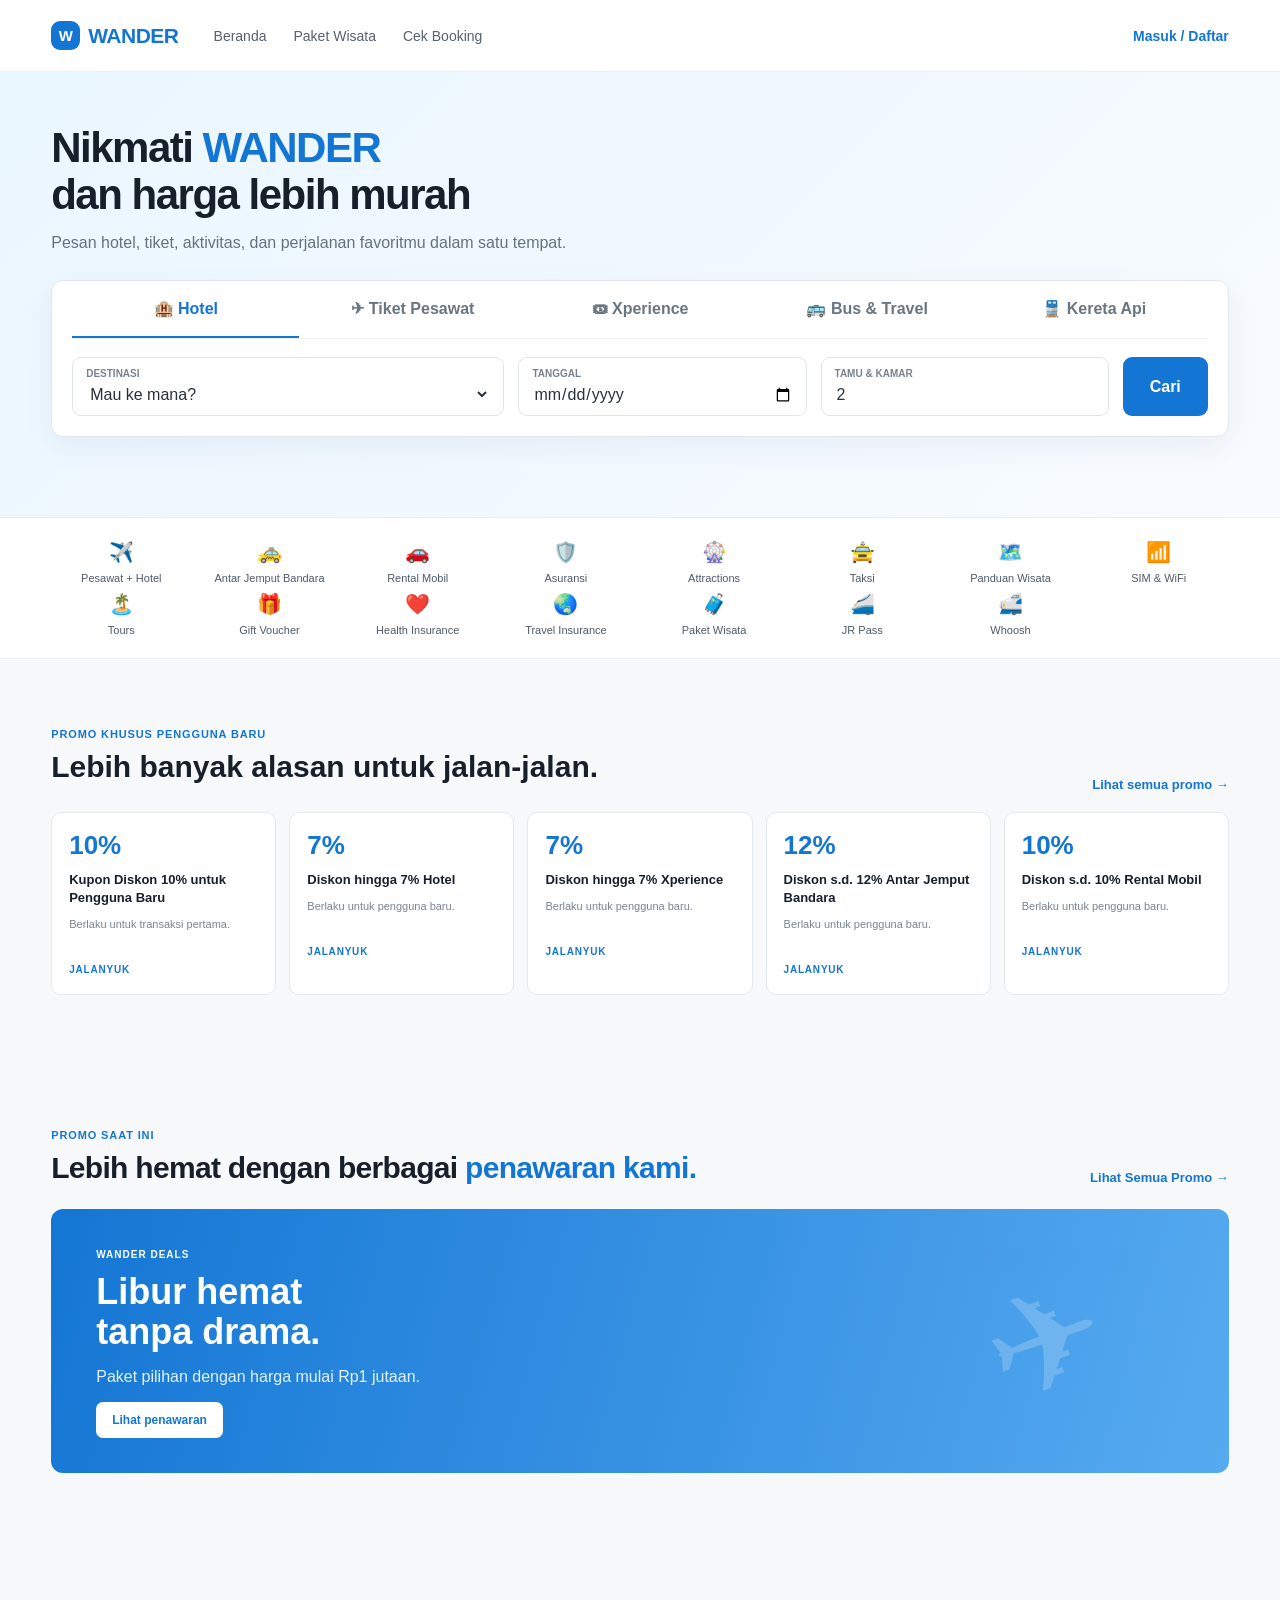
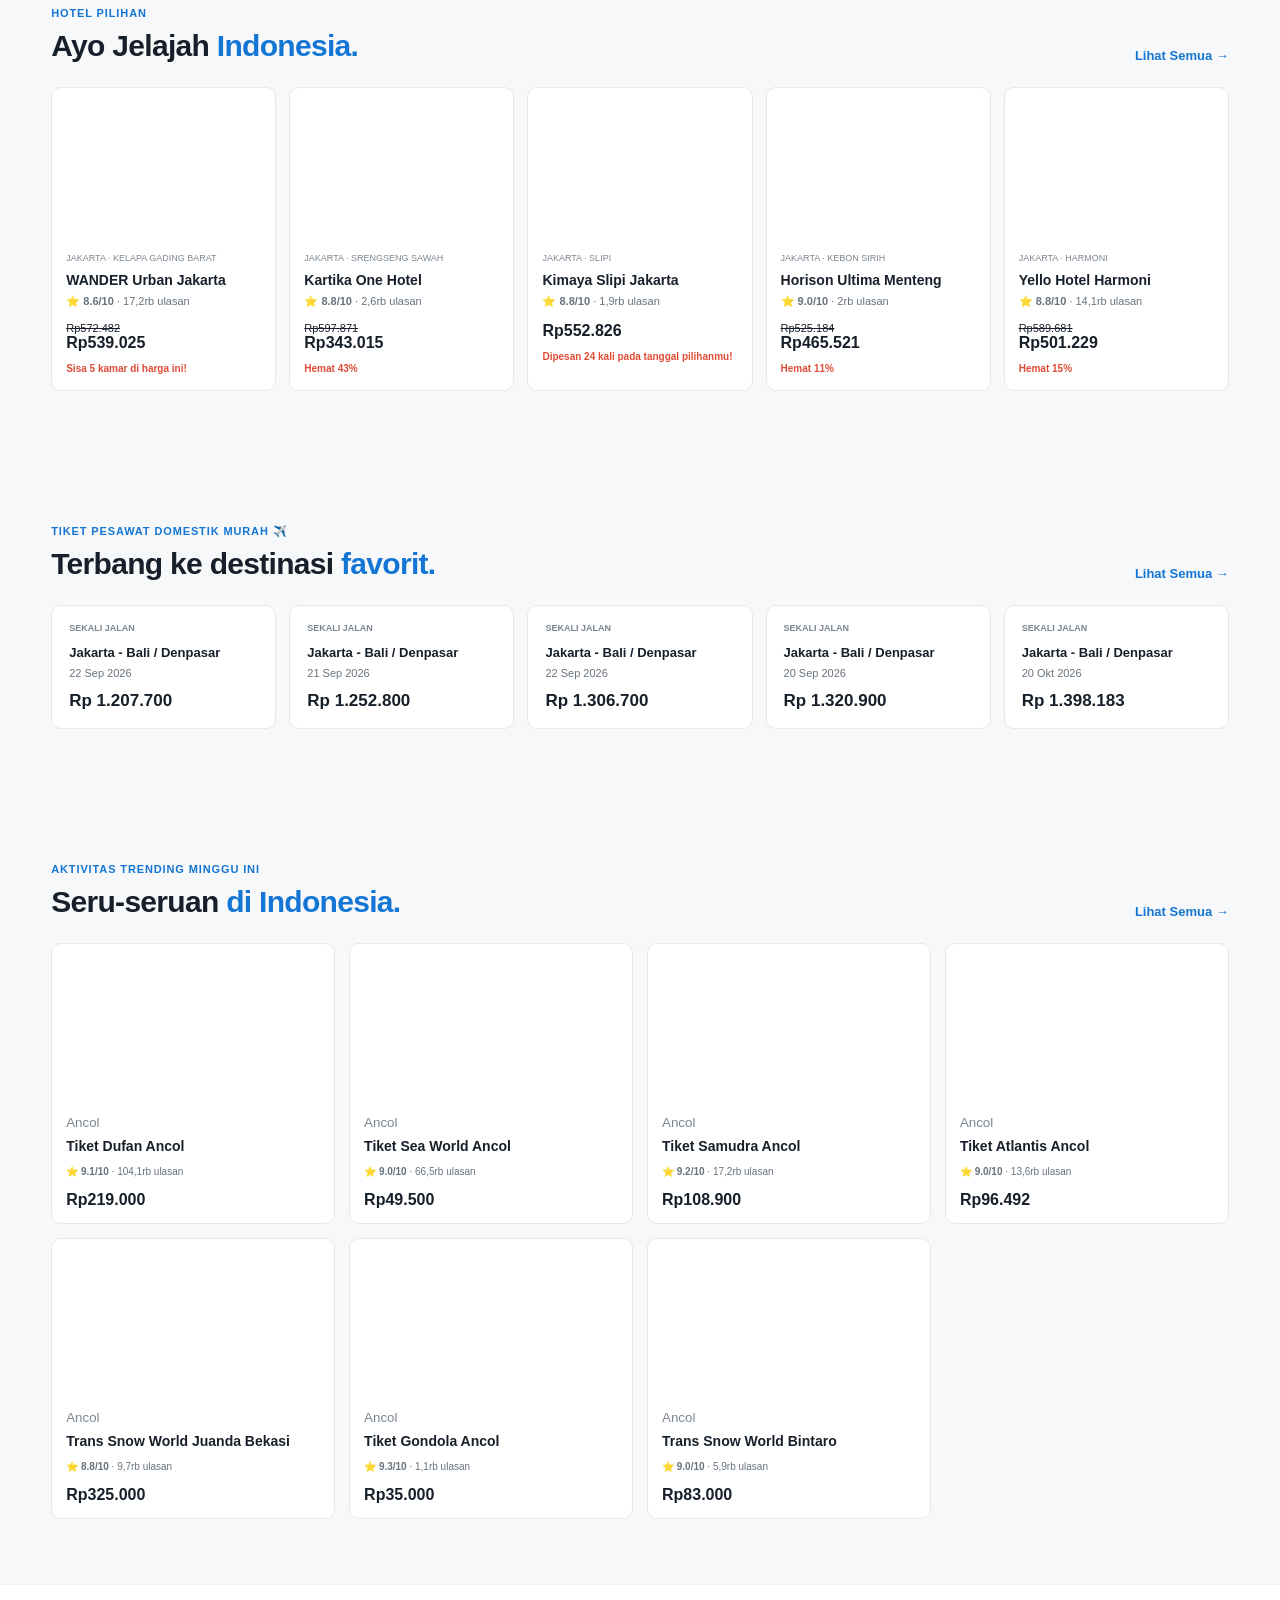
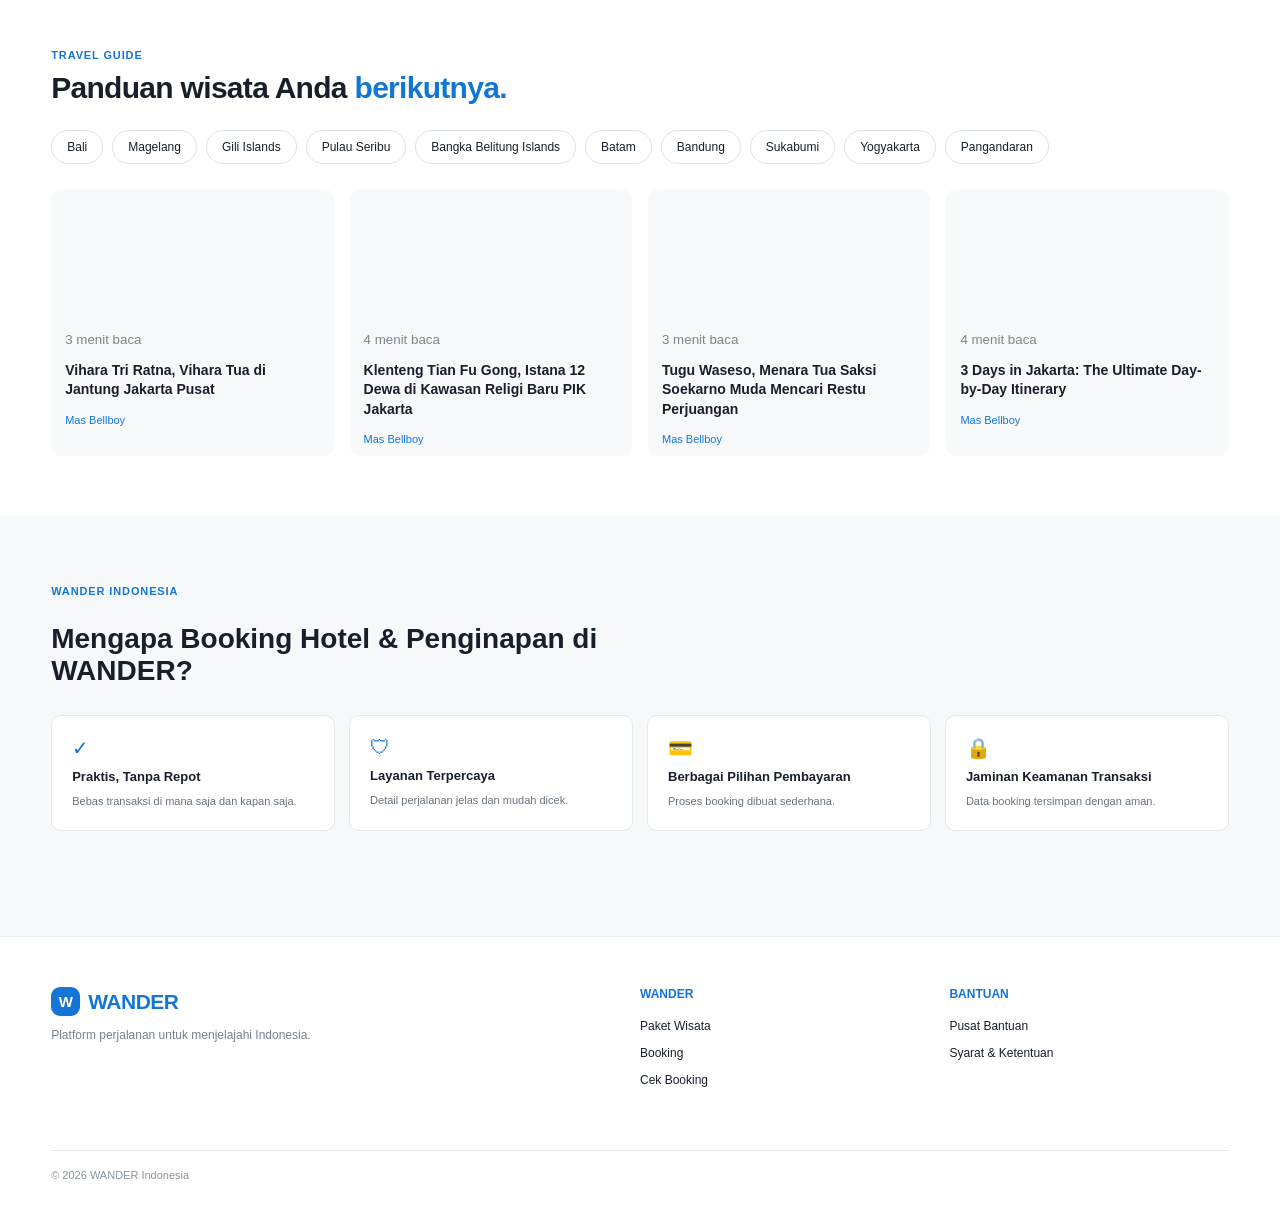
<file: index.html>
<!DOCTYPE html>
<html lang="id"><head><meta charset="UTF-8"><meta name="viewport" content="width=device-width,initial-scale=1">
<meta name="description" content="WANDER — platform perjalanan Indonesia."><title>WANDER — Travel Indonesia</title><link rel="stylesheet" href="style.css"></head>
<body>
<header class="topbar"><div class="nav-inner"><a class="brand" href="index.html"><span>W</span> WANDER</a><nav><a href="index.html">Beranda</a><a href="packages.html">Paket Wisata</a><a href="check-booking.html">Cek Booking</a></nav><a class="nav-login" href="booking.html">Masuk / Daftar</a></div></header>
<main>
<section class="hero-clean"><div class="container hero-clean-inner"><div class="hero-title"><h1>Nikmati <strong>WANDER</strong><br>dan harga lebih murah</h1><p>Pesan hotel, tiket, aktivitas, dan perjalanan favoritmu dalam satu tempat.</p></div>
<div class="search-box"><div class="search-tabs"><button type="button" class="active" data-search-type="hotel">🏨 Hotel</button><button type="button" data-search-type="flight">✈ Tiket Pesawat</button><button type="button" data-search-type="experience">🎟 Xperience</button><button type="button" data-search-type="bus">🚌 Bus & Travel</button><button type="button" data-search-type="train">🚆 Kereta Api</button></div><div class="search-grid"><label><small>DESTINASI</small><select id="searchPackage"><option value="">Mau ke mana?</option><option value="bali">Bali</option><option value="jogja">Yogyakarta</option><option value="lombok">Lombok</option></select></label><label><small>TANGGAL</small><input id="searchDate" type="date"></label><label><small>TAMU & KAMAR</small><input id="searchGuests" type="number" min="1" value="2"></label><button class="search-btn" id="searchBtn">Cari</button></div></div></div></section>
<section class="service-strip"><div class="container service-grid"><a>✈️<span>Pesawat + Hotel</span></a><a>🚕<span>Antar Jemput Bandara</span></a><a>🚗<span>Rental Mobil</span></a><a>🛡️<span>Asuransi</span></a><a>🎡<span>Attractions</span></a><a>🚖<span>Taksi</span></a><a>🗺️<span>Panduan Wisata</span></a><a>📶<span>SIM & WiFi</span></a><a>🏝️<span>Tours</span></a><a>🎁<span>Gift Voucher</span></a><a>❤️<span>Health Insurance</span></a><a>🌏<span>Travel Insurance</span></a><a href="packages.html">🧳<span>Paket Wisata</span></a><a>🚄<span>JR Pass</span></a><a>🚅<span>Whoosh</span></a></div></section>
<section class="section container"><div class="promo-header"><div><span class="section-kicker">PROMO KHUSUS PENGGUNA BARU</span><h2>Lebih banyak alasan untuk <strong>jalan-jalan.</strong></h2></div><a href="#promo">Lihat semua promo →</a></div><div class="promo-cards" id="promo"><article><b>10%</b><h3>Kupon Diskon 10% untuk Pengguna Baru</h3><p>Berlaku untuk transaksi pertama.</p><strong>JALANYUK</strong></article><article><b>7%</b><h3>Diskon hingga 7% Hotel</h3><p>Berlaku untuk pengguna baru.</p><strong>JALANYUK</strong></article><article><b>7%</b><h3>Diskon hingga 7% Xperience</h3><p>Berlaku untuk pengguna baru.</p><strong>JALANYUK</strong></article><article><b>12%</b><h3>Diskon s.d. 12% Antar Jemput Bandara</h3><p>Berlaku untuk pengguna baru.</p><strong>JALANYUK</strong></article><article><b>10%</b><h3>Diskon s.d. 10% Rental Mobil</h3><p>Berlaku untuk pengguna baru.</p><strong>JALANYUK</strong></article></div></section>
<section class="section container"><div class="section-title"><div><span class="section-kicker">PROMO SAAT INI</span><h2>Lebih hemat dengan berbagai <strong>penawaran kami.</strong></h2></div><a href="packages.html">Lihat Semua Promo →</a></div><div class="deal-banner"><div><span>WANDER DEALS</span><h2>Libur hemat<br>tanpa drama.</h2><p>Paket pilihan dengan harga mulai Rp1 jutaan.</p><a href="packages.html">Lihat penawaran</a></div><div class="deal-shape">✈</div></div></section>
<section class="section container"><div class="section-title"><div><span class="section-kicker">HOTEL PILIHAN</span><h2>Ayo Jelajah <strong>Indonesia.</strong></h2></div><a href="#">Lihat Semua →</a></div><div class="hotel-grid"><article><div class="hotel-photo h1"></div><div class="hotel-body"><small>JAKARTA · KELAPA GADING BARAT</small><h3>WANDER Urban Jakarta</h3><div>⭐ <b>8.6/10</b> · 17,2rb ulasan</div><p><s>Rp572.482</s> <strong>Rp539.025</strong></p><em>Sisa 5 kamar di harga ini!</em></div></article><article><div class="hotel-photo h2"></div><div class="hotel-body"><small>JAKARTA · SRENGSENG SAWAH</small><h3>Kartika One Hotel</h3><div>⭐ <b>8.8/10</b> · 2,6rb ulasan</div><p><s>Rp597.871</s> <strong>Rp343.015</strong></p><em>Hemat 43%</em></div></article><article><div class="hotel-photo h3"></div><div class="hotel-body"><small>JAKARTA · SLIPI</small><h3>Kimaya Slipi Jakarta</h3><div>⭐ <b>8.8/10</b> · 1,9rb ulasan</div><p><strong>Rp552.826</strong></p><em>Dipesan 24 kali pada tanggal pilihanmu!</em></div></article><article><div class="hotel-photo h4"></div><div class="hotel-body"><small>JAKARTA · KEBON SIRIH</small><h3>Horison Ultima Menteng</h3><div>⭐ <b>9.0/10</b> · 2rb ulasan</div><p><s>Rp525.184</s> <strong>Rp465.521</strong></p><em>Hemat 11%</em></div></article><article><div class="hotel-photo h5"></div><div class="hotel-body"><small>JAKARTA · HARMONI</small><h3>Yello Hotel Harmoni</h3><div>⭐ <b>8.8/10</b> · 14,1rb ulasan</div><p><s>Rp589.681</s> <strong>Rp501.229</strong></p><em>Hemat 15%</em></div></article></div></section>
<section class="section container"><div class="section-title"><div><span class="section-kicker">TIKET PESAWAT DOMESTIK MURAH ✈️</span><h2>Terbang ke destinasi <strong>favorit.</strong></h2></div><a href="#">Lihat Semua →</a></div><div class="flight-grid"><article><small>SEKALI JALAN</small><b>Jakarta - Bali / Denpasar</b><span>22 Sep 2026</span><strong>Rp 1.207.700</strong></article><article><small>SEKALI JALAN</small><b>Jakarta - Bali / Denpasar</b><span>21 Sep 2026</span><strong>Rp 1.252.800</strong></article><article><small>SEKALI JALAN</small><b>Jakarta - Bali / Denpasar</b><span>22 Sep 2026</span><strong>Rp 1.306.700</strong></article><article><small>SEKALI JALAN</small><b>Jakarta - Bali / Denpasar</b><span>20 Sep 2026</span><strong>Rp 1.320.900</strong></article><article><small>SEKALI JALAN</small><b>Jakarta - Bali / Denpasar</b><span>20 Okt 2026</span><strong>Rp 1.398.183</strong></article></div></section>
<section class="section container"><div class="section-title"><div><span class="section-kicker">AKTIVITAS TRENDING MINGGU INI</span><h2>Seru-seruan <strong>di Indonesia.</strong></h2></div><a href="#">Lihat Semua →</a></div><div class="activity-grid"><article><div class="activity-photo a1"></div><div><small>Ancol</small><h3>Tiket Dufan Ancol</h3><span>⭐ <b>9.1/10</b> · 104,1rb ulasan</span><strong>Rp219.000</strong></div></article><article><div class="activity-photo a2"></div><div><small>Ancol</small><h3>Tiket Sea World Ancol</h3><span>⭐ <b>9.0/10</b> · 66,5rb ulasan</span><strong>Rp49.500</strong></div></article><article><div class="activity-photo a3"></div><div><small>Ancol</small><h3>Tiket Samudra Ancol</h3><span>⭐ <b>9.2/10</b> · 17,2rb ulasan</span><strong>Rp108.900</strong></div></article><article><div class="activity-photo a4"></div><div><small>Ancol</small><h3>Tiket Atlantis Ancol</h3><span>⭐ <b>9.0/10</b> · 13,6rb ulasan</span><strong>Rp96.492</strong></div></article><article><div class="activity-photo a5"></div><div><small>Ancol</small><h3>Trans Snow World Juanda Bekasi</h3><span>⭐ <b>8.8/10</b> · 9,7rb ulasan</span><strong>Rp325.000</strong></div></article><article><div class="activity-photo a6"></div><div><small>Ancol</small><h3>Tiket Gondola Ancol</h3><span>⭐ <b>9.3/10</b> · 1,1rb ulasan</span><strong>Rp35.000</strong></div></article><article><div class="activity-photo a7"></div><div><small>Ancol</small><h3>Trans Snow World Bintaro</h3><span>⭐ <b>9.0/10</b> · 5,9rb ulasan</span><strong>Rp83.000</strong></div></article></div></section>
<section class="guide"><div class="container"><div class="section-title"><div><span class="section-kicker">TRAVEL GUIDE</span><h2>Panduan wisata Anda <strong>berikutnya.</strong></h2></div></div><div class="chips"><span>Bali</span><span>Magelang</span><span>Gili Islands</span><span>Pulau Seribu</span><span>Bangka Belitung Islands</span><span>Batam</span><span>Bandung</span><span>Sukabumi</span><span>Yogyakarta</span><span>Pangandaran</span></div><div class="articles"><article><div class="article-img"></div><small>3 menit baca</small><h3>Vihara Tri Ratna, Vihara Tua di Jantung Jakarta Pusat</h3><p>Mas Bellboy</p></article><article><div class="article-img"></div><small>4 menit baca</small><h3>Klenteng Tian Fu Gong, Istana 12 Dewa di Kawasan Religi Baru PIK Jakarta</h3><p>Mas Bellboy</p></article><article><div class="article-img"></div><small>3 menit baca</small><h3>Tugu Waseso, Menara Tua Saksi Soekarno Muda Mencari Restu Perjuangan</h3><p>Mas Bellboy</p></article><article><div class="article-img"></div><small>4 menit baca</small><h3>3 Days in Jakarta: The Ultimate Day-by-Day Itinerary</h3><p>Mas Bellboy</p></article></div></div></section>
<section class="why container"><div><span class="section-kicker">WANDER INDONESIA</span><h2>Mengapa Booking Hotel & Penginapan di WANDER?</h2></div><div class="why-grid"><div>✓<b>Praktis, Tanpa Repot</b><p>Bebas transaksi di mana saja dan kapan saja.</p></div><div>🛡<b>Layanan Terpercaya</b><p>Detail perjalanan jelas dan mudah dicek.</p></div><div>💳<b>Berbagai Pilihan Pembayaran</b><p>Proses booking dibuat sederhana.</p></div><div>🔒<b>Jaminan Keamanan Transaksi</b><p>Data booking tersimpan dengan aman.</p></div></div></section>
</main><footer><div class="container footer-grid"><div><a class="brand"><span>W</span> WANDER</a><p>Platform perjalanan untuk menjelajahi Indonesia.</p></div><div><b>WANDER</b><a href="packages.html">Paket Wisata</a><a href="booking.html">Booking</a><a href="check-booking.html">Cek Booking</a></div><div><b>BANTUAN</b><a href="#">Pusat Bantuan</a><a href="#">Syarat & Ketentuan</a></div></div><div class="container footer-bottom">© 2026 WANDER Indonesia</div></footer><script src="script.js"></script></body></html>
</file>
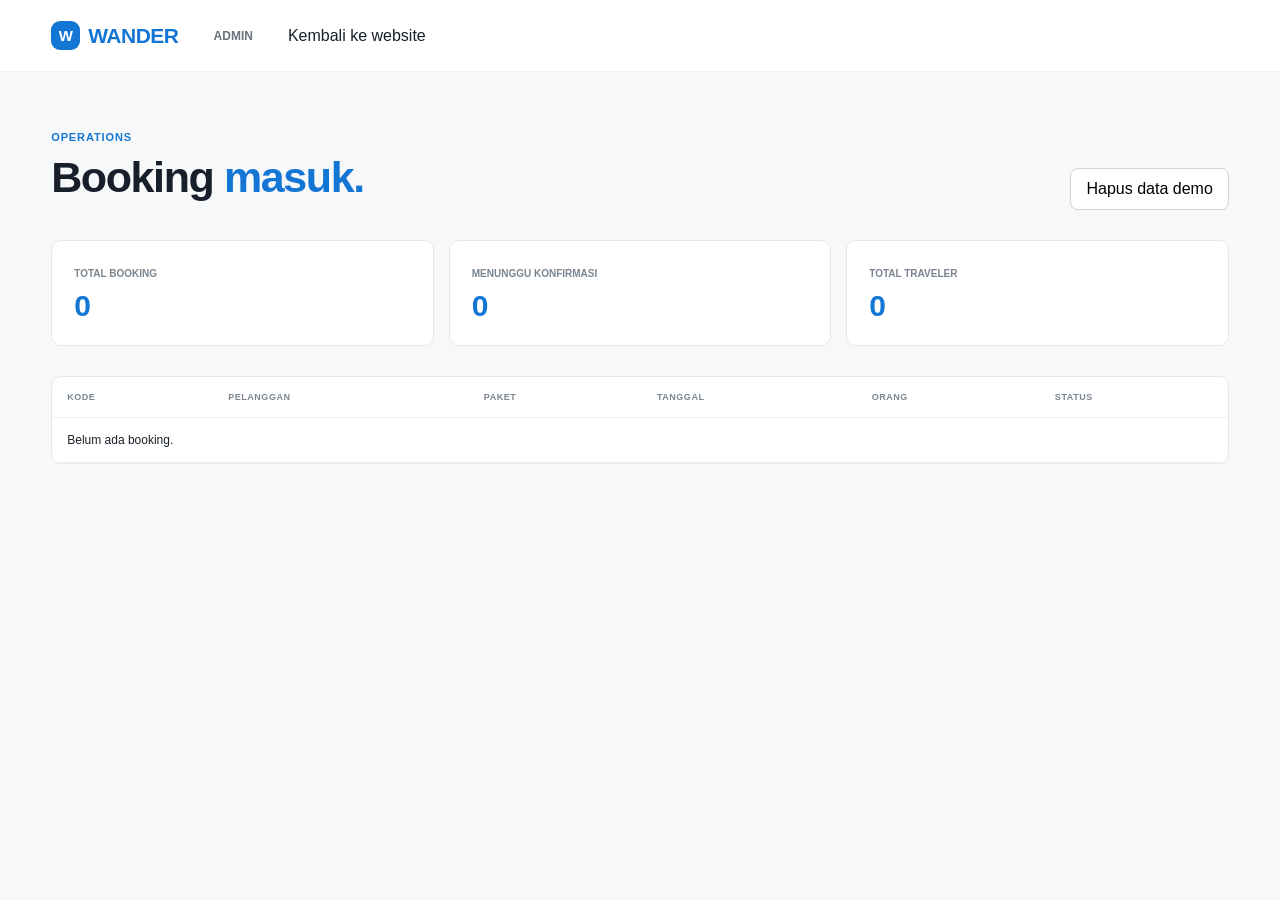
<file: admin.html>
<!DOCTYPE html><html lang="id"><head><meta charset="UTF-8"><meta name="viewport" content="width=device-width,initial-scale=1"><title>Admin — WANDER</title><link rel="stylesheet" href="style.css"></head><body><header class="topbar light"><div class="nav-inner"><a class="brand" href="index.html"><span>W</span> WANDER</a><strong class="admin-label">ADMIN</strong><a href="index.html">Kembali ke website</a></div></header><main class="admin-page"><div class="container"><div class="admin-head"><div><span class="section-kicker">OPERATIONS</span><h1>Booking <strong>masuk.</strong></h1></div><button class="outline" id="clearBookings">Hapus data demo</button></div><div class="stats"><div><small>TOTAL BOOKING</small><b id="totalBookings">0</b></div><div><small>MENUNGGU KONFIRMASI</small><b id="pendingBookings">0</b></div><div><small>TOTAL TRAVELER</small><b id="totalGuests">0</b></div></div><div class="table-wrap"><table><thead><tr><th>KODE</th><th>PELANGGAN</th><th>PAKET</th><th>TANGGAL</th><th>ORANG</th><th>STATUS</th></tr></thead><tbody id="bookingRows"></tbody></table></div></div></main><script src="script.js"></script></body></html>
</file>
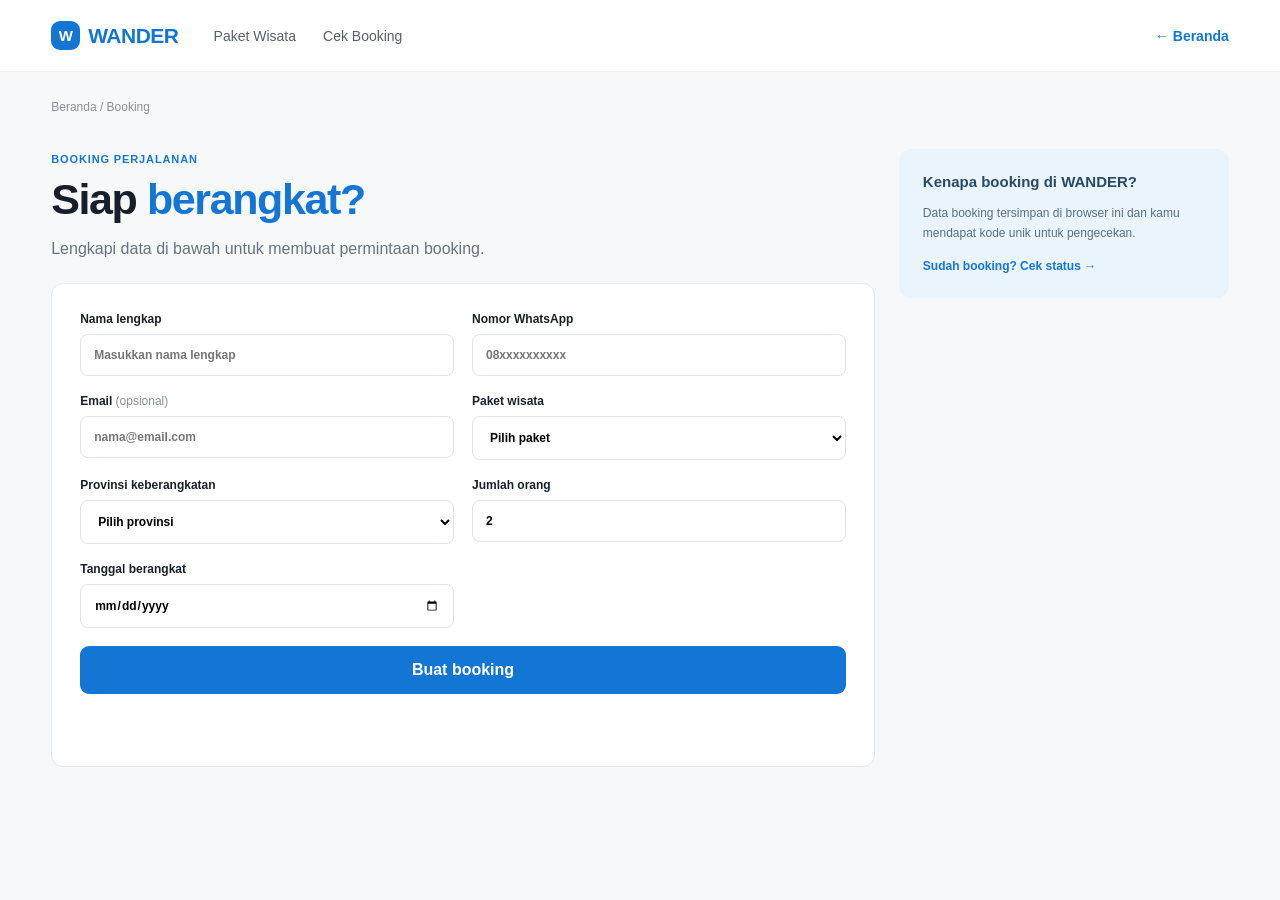
<file: booking.html>
<!DOCTYPE html><html lang="id"><head><meta charset="UTF-8"><meta name="viewport" content="width=device-width,initial-scale=1"><title>Booking — WANDER</title><link rel="stylesheet" href="style.css"></head><body>
<header class="topbar light"><div class="nav-inner"><a class="brand" href="index.html"><span>W</span> WANDER</a><nav><a href="packages.html">Paket Wisata</a><a href="check-booking.html">Cek Booking</a></nav><a class="nav-login" href="index.html">← Beranda</a></div></header>
<main class="booking-page"><div class="container"><div class="breadcrumb">Beranda / Booking</div><div class="booking-grid"><section><span class="section-kicker">BOOKING PERJALANAN</span><h1>Siap <strong>berangkat?</strong></h1><p class="muted">Lengkapi data di bawah untuk membuat permintaan booking.</p><div class="form-card"><form id="bookingForm"><label>Nama lengkap<input id="name" required placeholder="Masukkan nama lengkap"></label><label>Nomor WhatsApp<input id="phone" required inputmode="tel" placeholder="08xxxxxxxxxx"></label><label>Email <span>(opsional)</span><input id="email" type="email" placeholder="nama@email.com"></label><label>Paket wisata<select id="package" required><option value="">Pilih paket</option><option>Bali Escape</option><option>Jogja Stories</option><option>Lombok Wild</option></select></label><label>Provinsi keberangkatan<select id="origin" required><option value="">Pilih provinsi</option><option>Sumatera Utara</option><option>Sumatera Barat</option><option>Riau</option><option>Kepulauan Riau</option><option>Jambi</option><option>Sumatera Selatan</option><option>Bengkulu</option><option>Lampung</option><option>DKI Jakarta</option><option>Jawa Barat</option><option>Jawa Tengah</option><option>DI Yogyakarta</option><option>Jawa Timur</option><option>Banten</option><option>Bali</option><option>Nusa Tenggara Barat</option><option>Nusa Tenggara Timur</option><option>Kalimantan Barat</option><option>Kalimantan Tengah</option><option>Kalimantan Selatan</option><option>Kalimantan Timur</option><option>Kalimantan Utara</option><option>Sulawesi Utara</option><option>Sulawesi Tengah</option><option>Sulawesi Selatan</option><option>Sulawesi Tenggara</option><option>Gorontalo</option><option>Maluku</option><option>Maluku Utara</option><option>Papua</option><option>Papua Barat</option><option>Provinsi Indonesia lainnya</option></select></label><label>Jumlah orang<input id="guests" type="number" min="1" max="30" value="2" required></label><label>Tanggal berangkat<input id="date" type="date" required></label><button class="blue-btn submit-wide" type="submit">Buat booking</button><p class="form-status" id="status"></p></form></div></section><aside class="booking-help"><div><b>Kenapa booking di WANDER?</b><p>Data booking tersimpan di browser ini dan kamu mendapat kode unik untuk pengecekan.</p></div><a href="check-booking.html">Sudah booking? Cek status →</a></aside></div></div></main><script src="script.js"></script></body></html>
</file>
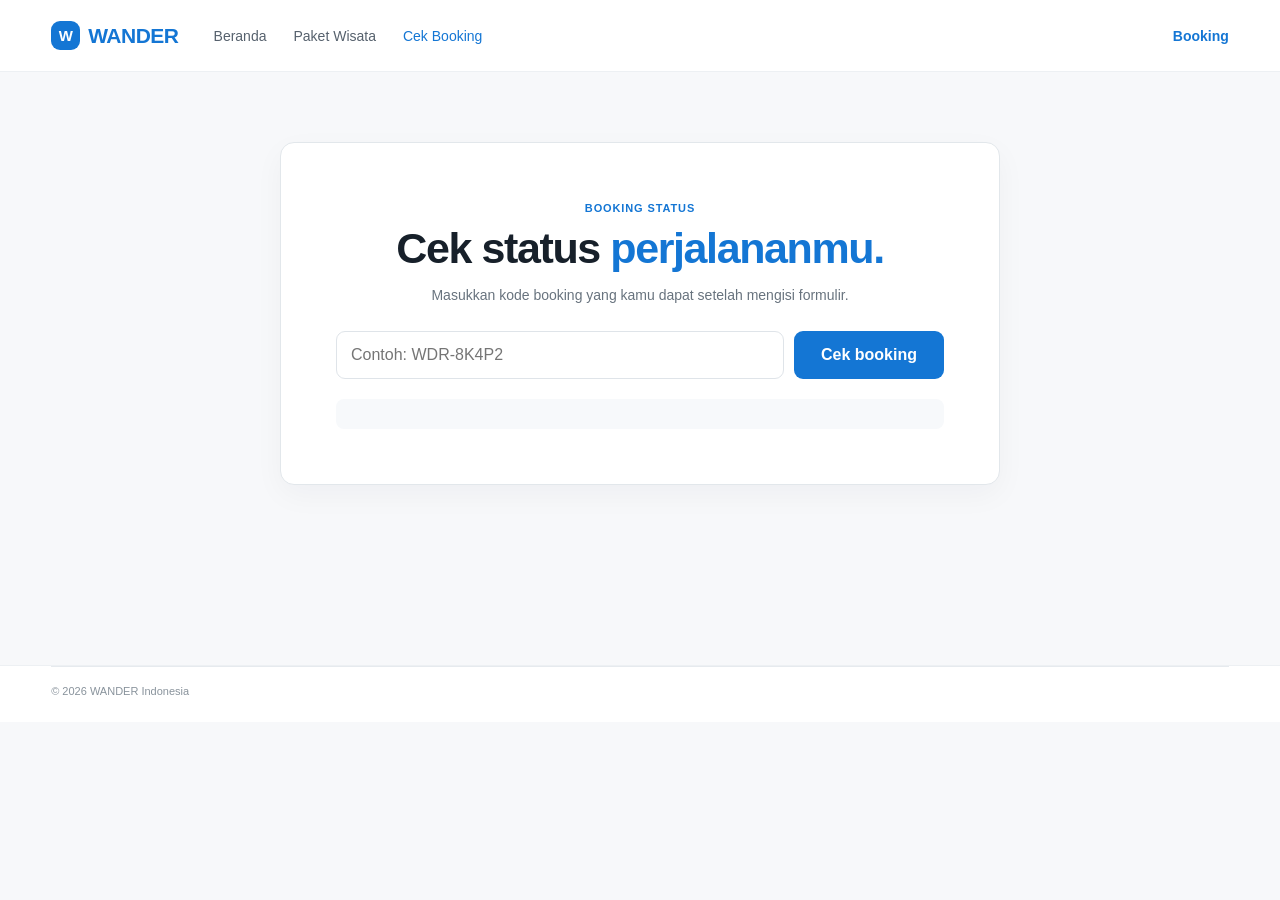
<file: check-booking.html>
<!DOCTYPE html><html lang="id"><head><meta charset="UTF-8"><meta name="viewport" content="width=device-width,initial-scale=1"><title>Cek Booking — WANDER</title><link rel="stylesheet" href="style.css"></head><body>
<header class="topbar light"><div class="nav-inner"><a class="brand" href="index.html"><span>W</span> WANDER</a><nav><a href="index.html">Beranda</a><a href="packages.html">Paket Wisata</a><a class="selected" href="check-booking.html">Cek Booking</a></nav><a class="nav-login" href="booking.html">Booking</a></div></header>
<main class="check-page"><div class="container"><div class="check-card"><span class="section-kicker">BOOKING STATUS</span><h1>Cek status <strong>perjalananmu.</strong></h1><p>Masukkan kode booking yang kamu dapat setelah mengisi formulir.</p><div class="check-input"><input id="checkCode" placeholder="Contoh: WDR-8K4P2"><button class="blue-btn" id="checkBtn">Cek booking</button></div><div id="checkResult"></div></div></div></main><footer><div class="container footer-bottom">© 2026 WANDER Indonesia</div></footer><script src="script.js"></script></body></html>
</file>
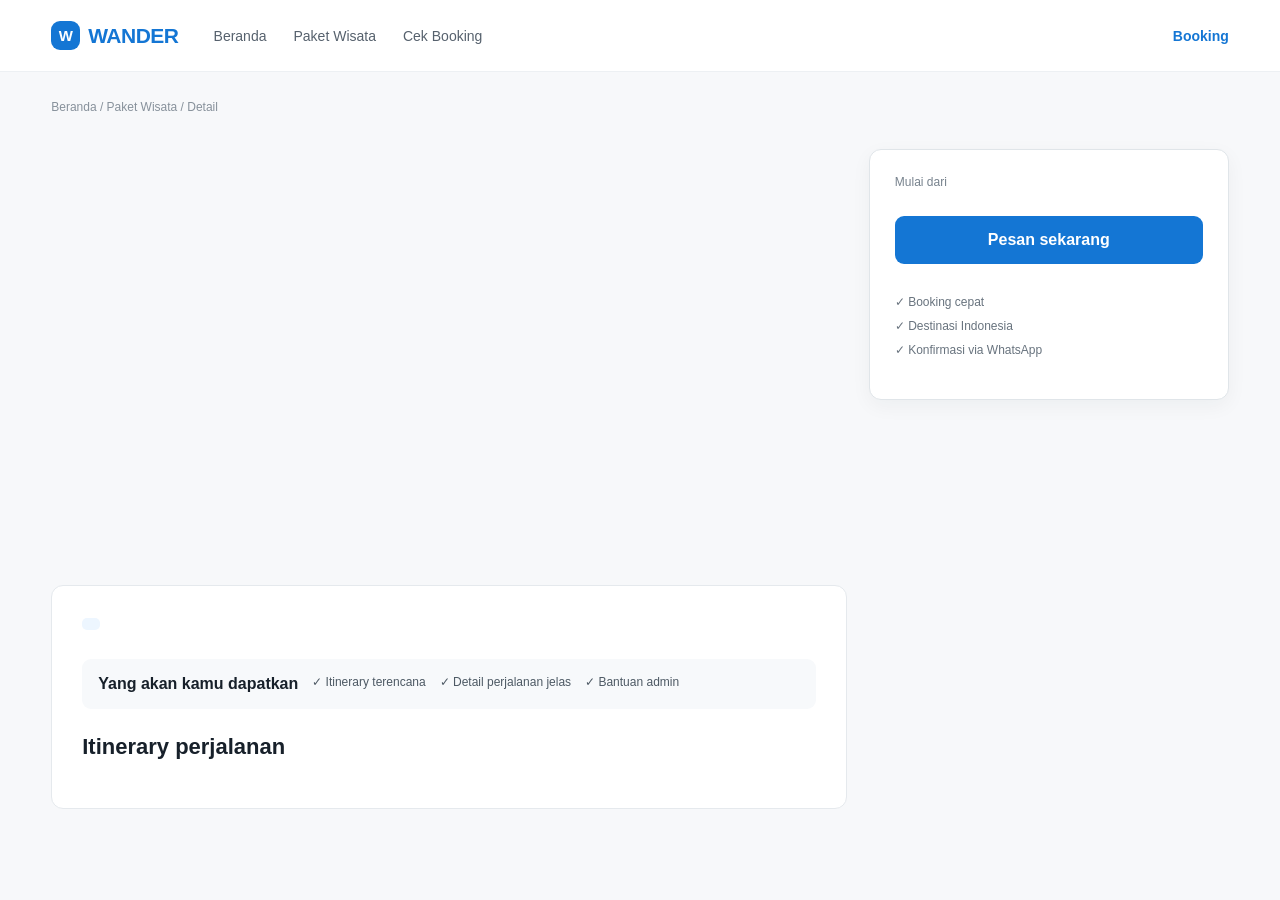
<file: package-detail.html>
<!DOCTYPE html><html lang="id"><head><meta charset="UTF-8"><meta name="viewport" content="width=device-width,initial-scale=1"><title>Detail Paket — WANDER</title><link rel="stylesheet" href="style.css"></head><body>
<header class="topbar light"><div class="nav-inner"><a class="brand" href="index.html"><span>W</span> WANDER</a><nav><a href="index.html">Beranda</a><a href="packages.html">Paket Wisata</a><a href="check-booking.html">Cek Booking</a></nav><a class="nav-login" href="booking.html">Booking</a></div></header>
<main class="detail-page"><div class="container breadcrumb">Beranda / Paket Wisata / Detail</div><div class="container detail-layout"><div><div class="detail-hero" id="detailImg"></div><div class="detail-main"><span class="pill" id="detailRegion"></span><h1 id="detailTitle"></h1><p id="detailDesc"></p><div class="included"><b>Yang akan kamu dapatkan</b><span>✓ Itinerary terencana</span><span>✓ Detail perjalanan jelas</span><span>✓ Bantuan admin</span></div><h2>Itinerary perjalanan</h2><div id="itinerary"></div></div></div><aside class="price-box"><small>Mulai dari</small><strong id="detailPrice"></strong><span id="detailDuration"></span><a class="blue-btn" id="bookLink" href="booking.html">Pesan sekarang</a><p>✓ Booking cepat<br>✓ Destinasi Indonesia<br>✓ Konfirmasi via WhatsApp</p></aside></div></main><script src="script.js"></script></body></html>
</file>
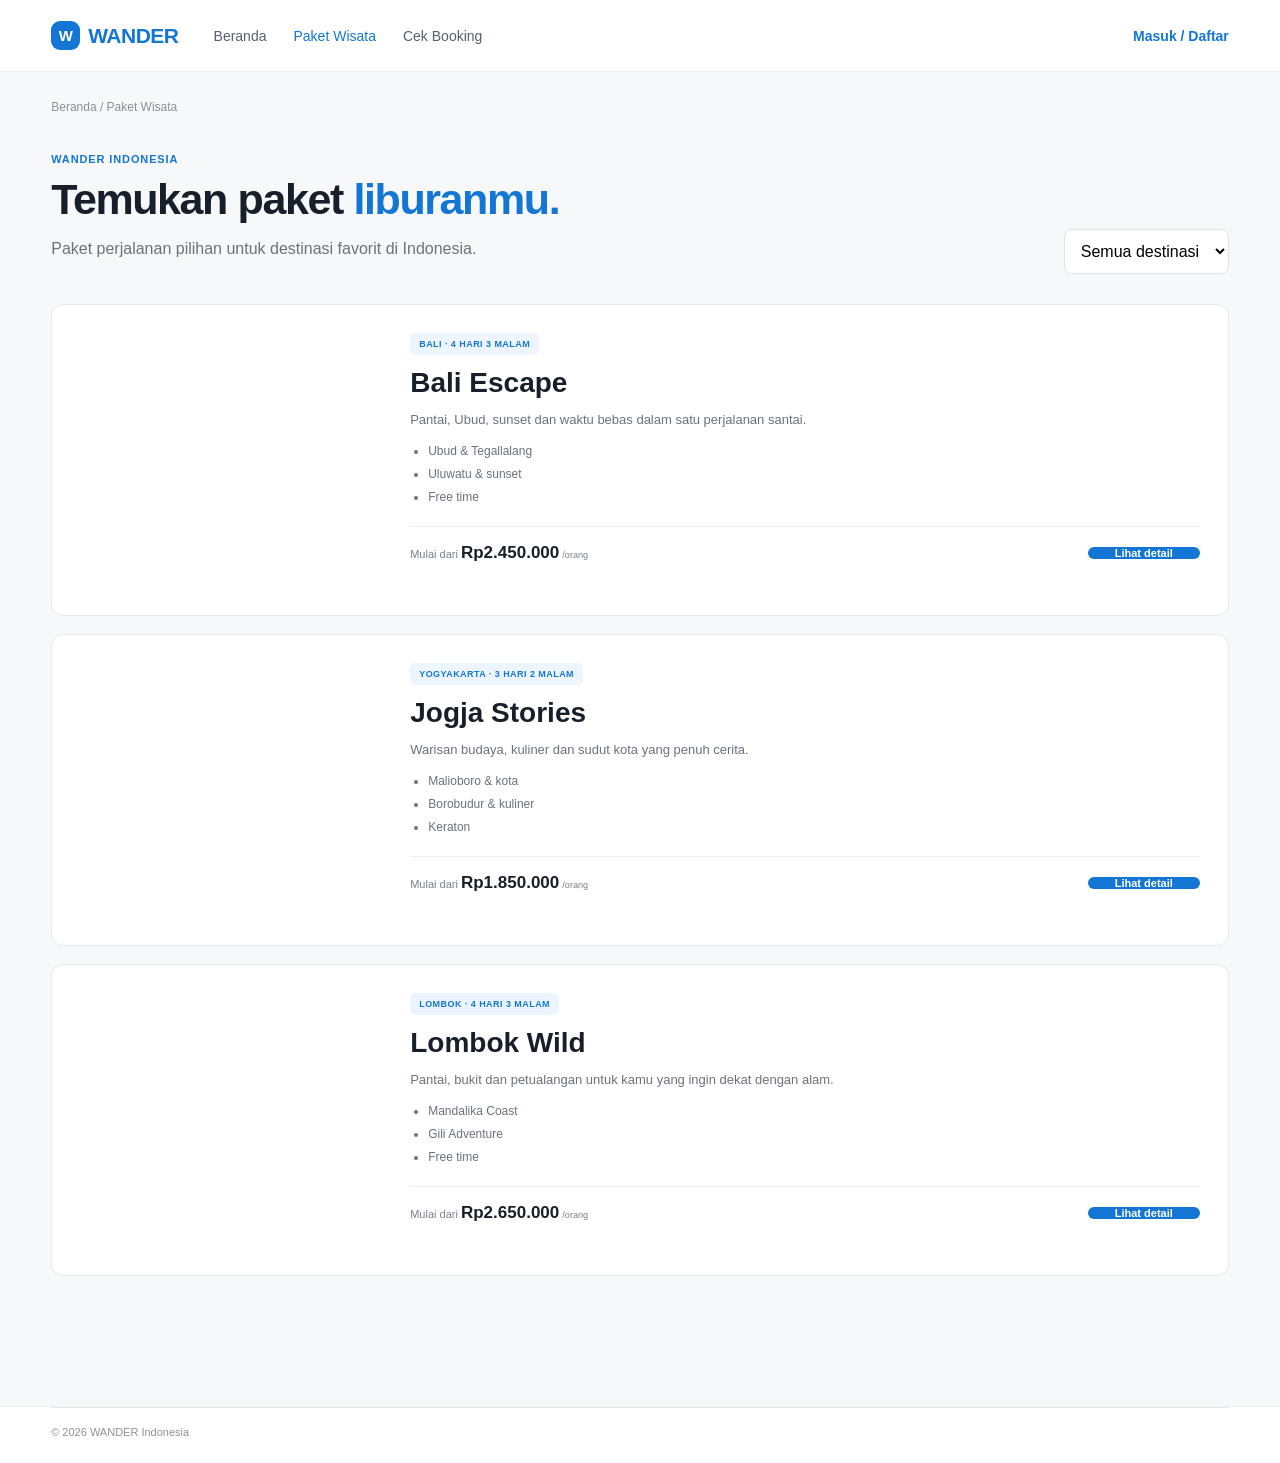
<file: packages.html>
<!DOCTYPE html><html lang="id"><head><meta charset="UTF-8"><meta name="viewport" content="width=device-width,initial-scale=1"><title>Paket Wisata — WANDER</title><link rel="stylesheet" href="style.css"></head><body>
<header class="topbar light"><div class="nav-inner"><a class="brand" href="index.html"><span>W</span> WANDER</a><nav><a href="index.html">Beranda</a><a class="selected" href="packages.html">Paket Wisata</a><a href="check-booking.html">Cek Booking</a></nav><a class="nav-login" href="booking.html">Masuk / Daftar</a></div></header>
<main class="page"><div class="container"><div class="breadcrumb">Beranda / Paket Wisata</div><div class="page-heading"><div><span class="section-kicker">WANDER INDONESIA</span><h1>Temukan paket <strong>liburanmu.</strong></h1><p>Paket perjalanan pilihan untuk destinasi favorit di Indonesia.</p></div><select id="filterPackage"><option>Semua destinasi</option><option>Bali</option><option>Yogyakarta</option><option>Lombok</option></select></div>
<div class="package-list">
<article class="wide-card"><div class="wide-photo bali-photo"></div><div class="wide-content"><span class="pill">BALI · 4 HARI 3 MALAM</span><h2>Bali Escape</h2><p>Pantai, Ubud, sunset dan waktu bebas dalam satu perjalanan santai.</p><ul><li>Ubud & Tegallalang</li><li>Uluwatu & sunset</li><li>Free time</li></ul><div class="wide-bottom"><div>Mulai dari <strong>Rp2.450.000</strong><small>/orang</small></div><a class="blue-btn" href="package-detail.html?package=bali">Lihat detail</a></div></div></article>
<article class="wide-card"><div class="wide-photo jogja-photo"></div><div class="wide-content"><span class="pill">YOGYAKARTA · 3 HARI 2 MALAM</span><h2>Jogja Stories</h2><p>Warisan budaya, kuliner dan sudut kota yang penuh cerita.</p><ul><li>Malioboro & kota</li><li>Borobudur & kuliner</li><li>Keraton</li></ul><div class="wide-bottom"><div>Mulai dari <strong>Rp1.850.000</strong><small>/orang</small></div><a class="blue-btn" href="package-detail.html?package=jogja">Lihat detail</a></div></div></article>
<article class="wide-card"><div class="wide-photo lombok-photo"></div><div class="wide-content"><span class="pill">LOMBOK · 4 HARI 3 MALAM</span><h2>Lombok Wild</h2><p>Pantai, bukit dan petualangan untuk kamu yang ingin dekat dengan alam.</p><ul><li>Mandalika Coast</li><li>Gili Adventure</li><li>Free time</li></ul><div class="wide-bottom"><div>Mulai dari <strong>Rp2.650.000</strong><small>/orang</small></div><a class="blue-btn" href="package-detail.html?package=lombok">Lihat detail</a></div></div></article>
</div></div></main><footer><div class="container footer-bottom">© 2026 WANDER Indonesia</div></footer><script src="script.js"></script></body></html>
</file>
<file: style.css>
*{box-sizing:border-box}html{scroll-behavior:smooth}body{margin:0;background:#f7f8fa;color:#17202a;font-family:Arial,Helvetica,sans-serif}a{text-decoration:none;color:inherit}button,input,select{font:inherit}.container{width:min(1180px,92%);margin:auto}.topbar{height:72px;background:#fff;color:#17202a;border-bottom:1px solid #edf0f3;position:relative;z-index:20}.nav-inner{height:100%;width:min(1180px,92%);margin:auto;display:flex;align-items:center;gap:35px}.brand{font-size:21px;font-weight:800;letter-spacing:-.5px;color:#1476d4;display:flex;align-items:center;gap:8px}.brand span{width:29px;height:29px;border-radius:9px;background:#1476d4;color:#fff;display:grid;place-items:center;font-size:15px}.nav-inner nav{display:flex;gap:27px;font-size:14px;color:#56616d}.nav-inner nav a:hover,.nav-inner nav .selected{color:#1476d4}.nav-login{margin-left:auto;color:#1476d4;font-size:14px;font-weight:700}.hero{position:relative;min-height:590px;background:#0d2941}.hero-bg{position:absolute;inset:0;background:url('https://images.unsplash.com/photo-1537996194471-e657df975ab4?auto=format&fit=crop&w=2200&q=85') center/cover}.hero-shade{position:absolute;inset:0;background:linear-gradient(90deg,rgba(4,29,50,.86),rgba(4,29,50,.35),rgba(4,29,50,.1))}.hero-inner{position:relative;width:min(1180px,92%);margin:auto;padding:88px 0 120px;color:#fff}.badge{display:inline-block;background:#ffffff1c;border:1px solid #ffffff33;padding:8px 13px;border-radius:20px;font-size:12px}.hero h1{font-size:clamp(38px,5vw,64px);line-height:1.1;margin:20px 0 12px;letter-spacing:-1.8px}.hero h1 strong{color:#8ed0ff}.hero-copy p{font-size:17px;line-height:1.6;max-width:500px;color:#e9f2f9}.search-card{position:absolute;left:0;right:0;bottom:-62px;background:#fff;color:#17202a;border-radius:14px;box-shadow:0 12px 35px #17202a22;padding:0 22px 22px}.search-tabs{display:flex;gap:28px;height:58px;border-bottom:1px solid #edf0f3}.search-tabs button{border:0;background:none;padding:0 5px;font-weight:700;color:#6a7480;border-bottom:3px solid transparent}.search-tabs .active{color:#1476d4;border-color:#1476d4}.search-grid{display:grid;grid-template-columns:1.5fr 1fr 1fr auto;gap:14px;padding-top:18px}.search-grid label{border:1px solid #dfe4e9;border-radius:9px;padding:10px 13px}.search-grid small{display:block;color:#77828d;font-size:10px;font-weight:700;margin-bottom:6px}.search-grid select,.search-grid input{border:0;outline:0;width:100%;background:#fff;color:#27313b}.search-btn,.blue-btn{border:0;background:#1476d4;color:#fff;border-radius:9px;padding:0 27px;font-weight:700;cursor:pointer;display:inline-flex;align-items:center;justify-content:center}.quick{margin-top:90px;background:#fff;border-bottom:1px solid #edf0f3}.quick-row{display:grid;grid-template-columns:repeat(4,1fr);padding:25px 0;gap:20px}.quick-row div{border-right:1px solid #edf0f3;padding-left:25px}.quick-row div:first-child{padding-left:0}.quick-row div:last-child{border:0}.quick b,.quick span{display:block;font-size:13px}.quick span{color:#77828d;font-size:12px;margin-top:5px}.section{padding:65px 0}.section-title{display:flex;justify-content:space-between;align-items:end;margin-bottom:24px}.section-kicker{font-size:11px;color:#1476d4;font-weight:800;letter-spacing:.08em}.section-title h2{font-size:30px;margin:8px 0 0;letter-spacing:-.7px}.section-title h2 strong,h1 strong{color:#1476d4}.section-title>a{color:#1476d4;font-size:13px;font-weight:700}.destination-grid{display:grid;grid-template-columns:1.4fr 1fr 1fr;gap:15px}.destination{height:285px;border-radius:12px;overflow:hidden;position:relative;background-size:cover;background-position:center;color:#fff}.destination:after{content:'';position:absolute;inset:0;background:linear-gradient(transparent 35%,#061a2dcc)}.destination>div{position:absolute;z-index:1;bottom:22px;left:22px}.destination small{font-size:10px;font-weight:800;letter-spacing:.1em}.destination h3{font-size:24px;margin:6px 0}.destination p{font-size:12px;margin:0;color:#e8eef4}.bali,.bali-photo{background-image:url('https://images.unsplash.com/photo-1537996194471-e657df975ab4?auto=format&fit=crop&w=1200&q=80')}.jogja,.jogja-photo{background-image:url('https://images.unsplash.com/photo-1596402184320-417e7178b2cd?auto=format&fit=crop&w=1000&q=80')}.lombok,.lombok-photo{background-image:url('https://images.unsplash.com/photo-1539367628448-4bc5c9d171c8?auto=format&fit=crop&w=1000&q=80')}.package-cards{display:grid;grid-template-columns:repeat(3,1fr);gap:18px}.package-card{background:#fff;border:1px solid #e7ebef;border-radius:12px;overflow:hidden;box-shadow:0 3px 12px #17202a08}.package-photo{height:205px;background-size:cover;background-position:center;position:relative}.package-photo span{position:absolute;top:14px;left:14px;background:#fff;color:#1476d4;padding:6px 9px;border-radius:5px;font-size:9px;font-weight:800}.package-body{padding:18px}.location{font-size:11px;color:#77828d}.package-body h3{font-size:22px;margin:8px 0}.package-body p{font-size:13px;color:#68737e;line-height:1.5;min-height:39px}.package-bottom{display:flex;align-items:end;justify-content:space-between;border-top:1px solid #edf0f3;padding-top:16px;font-size:11px;color:#77828d}.package-bottom strong{display:block;color:#17202a;font-size:16px;margin-top:3px}.package-bottom a{background:#eaf4fd;color:#1476d4;padding:9px 15px;border-radius:8px;font-weight:800}.promo{background:#1476d4;color:#fff}.promo-inner{min-height:320px;display:flex;align-items:center;justify-content:space-between}.promo h2{font-size:36px;line-height:1.15;margin:10px 0}.promo p{color:#dceeff}.white-btn{display:inline-block;background:#fff;color:#1476d4;padding:12px 18px;border-radius:8px;font-size:13px;font-weight:800;margin-top:8px}.promo-art{font-size:130px;opacity:.18;transform:rotate(-20deg)}.faq{display:grid;grid-template-columns:1fr 1.5fr;gap:80px}.faq h2{font-size:35px;margin-top:10px}.faq-list details{background:#fff;border:1px solid #e6eaee;border-radius:9px;margin-bottom:10px;padding:17px 20px}.faq-list summary{cursor:pointer;font-size:14px;font-weight:700}.faq-list p{font-size:13px;color:#68737e;line-height:1.6}.page{padding:28px 0 90px}.breadcrumb{font-size:12px;color:#87919b;margin-bottom:35px}.page-heading{display:flex;justify-content:space-between;align-items:end;margin-bottom:30px}.page-heading h1,.booking-page h1,.check-card h1,.admin-head h1{font-size:43px;letter-spacing:-1.4px;margin:8px 0}.page-heading p,.muted{color:#68737e}.page-heading select{padding:12px;border:1px solid #dfe4e9;border-radius:8px;background:#fff}.package-list{display:grid;gap:18px}.wide-card{display:grid;grid-template-columns:330px 1fr;background:#fff;border:1px solid #e4e9ed;border-radius:12px;overflow:hidden}.wide-photo{min-height:310px;background-size:cover;background-position:center}.wide-content{padding:28px}.pill{display:inline-block;background:#edf6ff;color:#1476d4;border-radius:5px;padding:6px 9px;font-size:9px;font-weight:800;letter-spacing:.05em}.wide-content h2{font-size:28px;margin:12px 0 7px}.wide-content>p{color:#68737e;font-size:13px}.wide-content ul{padding-left:18px;color:#68737e;font-size:12px;line-height:1.9}.wide-bottom{display:flex;justify-content:space-between;align-items:center;border-top:1px solid #edf0f3;margin-top:18px;padding-top:16px;font-size:11px;color:#77828d}.wide-bottom strong{font-size:17px;color:#17202a}.wide-bottom small{margin-left:3px}.detail-page{padding:28px 0 90px}.detail-layout{display:grid;grid-template-columns:minmax(0,2fr) 360px;gap:22px}.detail-hero{height:420px;border-radius:12px;background-size:cover;background-position:center}.detail-main{background:#fff;margin-top:16px;border:1px solid #e5e9ed;border-radius:12px;padding:30px}.detail-main h1{font-size:40px;margin:13px 0 8px}.detail-main>p{color:#68737e;line-height:1.7}.included{display:flex;gap:14px;flex-wrap:wrap;background:#f7f9fb;padding:16px;border-radius:9px;margin:25px 0}.included span{font-size:12px;color:#4d5964}.detail-main h2{font-size:22px}.it-day{padding:16px 0;border-bottom:1px solid #edf0f3;font-size:13px}.it-day b{color:#1476d4;margin-right:15px}.price-box{align-self:start;background:#fff;border:1px solid #e0e5e9;border-radius:12px;padding:25px;box-shadow:0 6px 20px #17202a0c;position:sticky;top:20px}.price-box small,.price-box span{display:block;color:#77828d;font-size:12px}.price-box strong{display:block;font-size:28px;margin:7px 0}.price-box .blue-btn{width:100%;height:48px;margin:20px 0 14px}.price-box p{font-size:12px;line-height:2;color:#68737e}.booking-page{padding:28px 0 90px}.booking-grid{display:grid;grid-template-columns:minmax(0,1fr) 330px;gap:24px}.form-card{background:#fff;border:1px solid #e3e8ec;border-radius:12px;padding:28px;margin-top:25px}.form-card form{display:grid;grid-template-columns:1fr 1fr;gap:18px}.form-card label{font-size:12px;font-weight:700}.form-card label span{font-weight:400;color:#88929b}.form-card input,.form-card select{display:block;width:100%;margin-top:8px;padding:13px;border:1px solid #dfe4e8;border-radius:8px;outline:none;background:#fff}.form-card input:focus,.form-card select:focus{border-color:#1476d4}.submit-wide{height:48px;grid-column:1/-1}.form-status{grid-column:1/-1;color:#1476d4;font-size:13px}.booking-help{align-self:start;background:#eaf4fd;border-radius:12px;padding:24px;color:#284a63}.booking-help b{font-size:15px}.booking-help p{font-size:12px;line-height:1.7;color:#587080}.booking-help a{font-size:12px;color:#1476d4;font-weight:700}.check-page{padding:70px 0 140px}.check-card{background:#fff;border:1px solid #e2e7eb;border-radius:14px;max-width:720px;margin:auto;padding:55px;text-align:center;box-shadow:0 10px 30px #17202a0a}.check-card h1{font-size:43px}.check-card>p{color:#68737e;font-size:14px}.check-input{display:flex;gap:10px;margin-top:28px}.check-input input{flex:1;border:1px solid #dfe4e9;border-radius:9px;padding:14px;outline:0}.check-input .blue-btn{height:48px}.check-card #checkResult{margin-top:20px;padding:15px;text-align:left;border-radius:8px;background:#f7f9fb;font-size:13px;line-height:1.8}.admin-page{padding:55px 0 100px}.admin-head{display:flex;justify-content:space-between;align-items:end}.outline{background:#fff;border:1px solid #ccd3d9;padding:11px 15px;border-radius:8px;cursor:pointer}.stats{display:grid;grid-template-columns:repeat(3,1fr);gap:15px;margin:30px 0}.stats>div{background:#fff;border:1px solid #e3e8ec;border-radius:10px;padding:22px}.stats small{font-size:10px;color:#7a858f;font-weight:700}.stats b{display:block;font-size:30px;margin-top:8px;color:#1476d4}.table-wrap{background:#fff;border:1px solid #e3e8ec;border-radius:10px;overflow:auto}table{width:100%;border-collapse:collapse;font-size:12px}th,td{text-align:left;padding:15px;border-bottom:1px solid #edf0f3;white-space:nowrap}th{font-size:9px;color:#7b8690;letter-spacing:.06em}.admin-label{color:#68737e;font-size:12px}.footer-brand{margin-bottom:10px}.footer-grid{display:grid;grid-template-columns:2fr 1fr 1fr;gap:30px;padding:50px 0}.footer-grid p{color:#77828d;font-size:12px}.footer-grid div:not(:first-child) b,.footer-grid div:not(:first-child) a{display:block;font-size:12px;margin-bottom:13px}.footer-grid div:not(:first-child) b{color:#1476d4;margin-bottom:18px}.footer-bottom{border-top:1px solid #e6eaee;padding:18px 0 25px;color:#89939c;font-size:11px}footer{background:#fff;margin-top:40px;border-top:1px solid #edf0f3}@media(max-width:800px){.nav-inner nav{display:none}.hero-inner{padding-top:65px}.hero{min-height:650px}.search-card{bottom:-155px}.search-grid{grid-template-columns:1fr 1fr}.search-btn{height:46px}.quick{margin-top:175px}.quick-row{grid-template-columns:1fr 1fr}.quick-row div:nth-child(2){border:0}.destination-grid,.package-cards,.detail-layout,.booking-grid,.faq,.footer-grid{grid-template-columns:1fr}.destination-grid .destination:first-child{height:250px}.destination{height:220px}.section-title{display:block}.section-title>a{display:inline-block;margin-top:12px}.page-heading{display:block}.page-heading select{margin-top:15px;width:100%}.wide-card{grid-template-columns:1fr}.wide-photo{min-height:240px}.detail-hero{height:300px}.price-box{position:static}.form-card form{grid-template-columns:1fr}.check-card{padding:30px 20px}.check-input{display:block}.check-input input{width:100%;margin-bottom:10px}.check-input .blue-btn{width:100%}.admin-head{display:block}.stats{grid-template-columns:1fr}.promo-art{display:none}}
/* OTA HOMEPAGE */
.hero-clean{background:linear-gradient(135deg,#eaf6ff,#f8fbff);min-height:440px;border-bottom:1px solid #e7edf2}.hero-clean-inner{padding:52px 0 80px}.hero-title h1{font-size:42px;line-height:1.12;margin:0 0 10px;letter-spacing:-1.5px}.hero-title p{color:#65717d;margin-bottom:28px}.search-box{background:#fff;border:1px solid #e1e7ec;border-radius:12px;box-shadow:0 10px 30px #1b33420f;padding:0 20px 20px}.search-tabs{display:flex;gap:28px;border-bottom:1px solid #edf0f3;height:58px}.search-tabs button{border:0;background:none;font-weight:700;color:#697580;border-bottom:3px solid transparent}.search-tabs .active{color:#1476d4;border-color:#1476d4}.service-strip{background:#fff;border-bottom:1px solid #edf0f3}.service-grid{display:grid;grid-template-columns:repeat(8,1fr);padding:22px 0;gap:8px}.service-grid a{text-align:center;font-size:20px;color:#53606b;cursor:pointer}.service-grid span{display:block;font-size:11px;margin-top:8px;color:#4f5b66}.service-grid a:hover span{color:#1476d4}.promo-header{display:flex;justify-content:space-between;align-items:end;margin-bottom:20px}.promo-header h2{font-size:30px;margin:8px 0}.promo-header>a{color:#1476d4;font-size:13px;font-weight:700}.promo-cards{display:grid;grid-template-columns:repeat(5,1fr);gap:13px}.promo-cards article{background:#fff;border:1px solid #e4e9ed;border-radius:10px;padding:17px;min-height:175px}.promo-cards b{font-size:26px;color:#1476d4}.promo-cards h3{font-size:13px;line-height:1.4;margin:10px 0 6px}.promo-cards p{font-size:11px;color:#7a858f;min-height:30px}.promo-cards strong{font-size:10px;color:#1476d4;letter-spacing:.08em}.deal-banner{border-radius:12px;background:linear-gradient(105deg,#1476d4,#56aaf0);color:#fff;min-height:260px;padding:35px 45px;display:flex;justify-content:space-between;align-items:center;overflow:hidden}.deal-banner span{font-size:10px;font-weight:800;letter-spacing:.1em}.deal-banner h2{font-size:36px;line-height:1.1;margin:10px 0}.deal-banner p{color:#e3f2ff}.deal-banner a{display:inline-block;background:#fff;color:#1476d4;padding:11px 16px;border-radius:7px;font-size:12px;font-weight:800}.deal-shape{font-size:140px;opacity:.2;transform:rotate(-20deg);margin-right:80px}.hotel-grid{display:grid;grid-template-columns:repeat(5,1fr);gap:13px}.hotel-grid article{background:#fff;border:1px solid #e4e9ed;border-radius:10px;overflow:hidden}.hotel-photo{height:145px;background-size:cover;background-position:center}.h1{background-image:url('https://images.unsplash.com/photo-1566073771259-6a8506099945?auto=format&fit=crop&w=700&q=80')}.h2{background-image:url('https://images.unsplash.com/photo-1551882547-ff40c63fe5fa?auto=format&fit=crop&w=700&q=80')}.h3{background-image:url('https://images.unsplash.com/photo-1564501049412-61c2a3083791?auto=format&fit=crop&w=700&q=80')}.h4{background-image:url('https://images.unsplash.com/photo-1566665797739-1674de7a421a?auto=format&fit=crop&w=700&q=80')}.h5{background-image:url('https://images.unsplash.com/photo-1542314831-068cd1dbfeeb?auto=format&fit=crop&w=700&q=80')}.hotel-body{padding:14px}.hotel-body small{font-size:9px;color:#7b8690}.hotel-body h3{font-size:14px;margin:7px 0}.hotel-body div{font-size:11px;color:#68737e}.hotel-body p{margin:14px 0 6px;font-size:11px}.hotel-body p strong{display:block;font-size:16px}.hotel-body em{font-size:10px;color:#e04b35;font-style:normal;font-weight:700}.flight-grid{display:grid;grid-template-columns:repeat(5,1fr);gap:13px}.flight-grid article{background:#fff;border:1px solid #e4e9ed;border-radius:10px;padding:17px}.flight-grid small{display:block;color:#7b8690;font-size:9px;font-weight:800}.flight-grid b,.flight-grid span,.flight-grid strong{display:block}.flight-grid b{font-size:13px;margin:12px 0 7px}.flight-grid span{font-size:11px;color:#68737e}.flight-grid strong{font-size:17px;margin-top:12px}.activity-grid{display:grid;grid-template-columns:repeat(4,1fr);gap:14px}.activity-grid article{background:#fff;border:1px solid #e4e9ed;border-radius:10px;overflow:hidden}.activity-photo{height:155px;background:url('https://images.unsplash.com/photo-1548013146-72479768bada?auto=format&fit=crop&w=700&q=80') center/cover}.activity-photo.a2{background-image:url('https://images.unsplash.com/photo-1539650116574-75c0c6d73f6e?auto=format&fit=crop&w=700&q=80')}.activity-photo.a3{background-image:url('https://images.unsplash.com/photo-1524498250077-390f9e378fc0?auto=format&fit=crop&w=700&q=80')}.activity-photo.a4{background-image:url('https://images.unsplash.com/photo-1500530855697-b586d89ba3ee?auto=format&fit=crop&w=700&q=80')}.activity-grid article>div:last-child{padding:14px}.activity-grid small{color:#7b8690}.activity-grid h3{font-size:14px;margin:7px 0}.activity-grid span{font-size:10px;color:#68737e}.activity-grid strong{display:block;margin-top:12px}.guide{background:#fff;border-top:1px solid #edf0f3;padding:60px 0}.chips{display:flex;gap:9px;flex-wrap:wrap;margin:25px 0}.chips span{border:1px solid #dce3e8;border-radius:20px;padding:9px 15px;font-size:12px;background:#fff}.articles{display:grid;grid-template-columns:repeat(4,1fr);gap:16px}.articles article{background:#f7f9fb;border-radius:10px;overflow:hidden}.article-img{height:130px;background:url('https://images.unsplash.com/photo-1539650116574-75c0c6d73f6e?auto=format&fit=crop&w=700&q=80') center/cover}.articles article small,.articles article h3,.articles article p{display:block;margin-left:14px;margin-right:14px}.articles article small{margin-top:13px;color:#7b8690}.articles article h3{font-size:14px;line-height:1.4}.articles article p{font-size:11px;color:#1476d4}.why{padding:65px 0}.why h2{font-size:28px;max-width:620px}.why-grid{display:grid;grid-template-columns:repeat(4,1fr);gap:14px;margin-top:28px}.why-grid div{background:#fff;border:1px solid #e4e9ed;border-radius:10px;padding:20px;color:#1476d4;font-size:20px}.why-grid b{display:block;color:#17202a;font-size:13px;margin:9px 0}.why-grid p{font-size:11px;color:#68737e;line-height:1.6;margin:0}
@media(max-width:800px){.hero-title h1{font-size:34px}.service-grid{grid-template-columns:repeat(4,1fr)}.search-grid{grid-template-columns:1fr}.promo-header{display:block}.promo-cards,.hotel-grid,.flight-grid,.activity-grid,.articles,.why-grid{grid-template-columns:1fr 1fr}.deal-shape{display:none}.deal-banner{padding:30px}.section{padding:48px 0}.faq{grid-template-columns:1fr}.hero-clean{min-height:600px}.search-box{margin-top:25px}.nav-login{font-size:12px}}
.search-tabs button{cursor:pointer;transition:color .2s ease,border-color .2s ease}.search-tabs button:hover{color:#1476d4}
/* SEARCH TABS FIX */
.search-box{overflow:hidden}
.search-tabs{width:100%;display:flex;align-items:stretch;gap:0;overflow-x:auto;overflow-y:hidden;scrollbar-width:none}
.search-tabs::-webkit-scrollbar{display:none}
.search-tabs button{flex:1 1 0;min-width:0;white-space:nowrap;padding:0 12px;height:58px;cursor:pointer}
.search-tabs button:hover,.search-tabs button.active{color:#1476d4}
@media(max-width:800px){
  .search-tabs{display:grid;grid-template-columns:repeat(2,minmax(0,1fr));height:auto;overflow:visible}
  .search-tabs button{width:100%;min-width:0;height:48px;padding:0 5px;font-size:12px}
  .search-tabs button:last-child{grid-column:1/-1}
}
</file>
